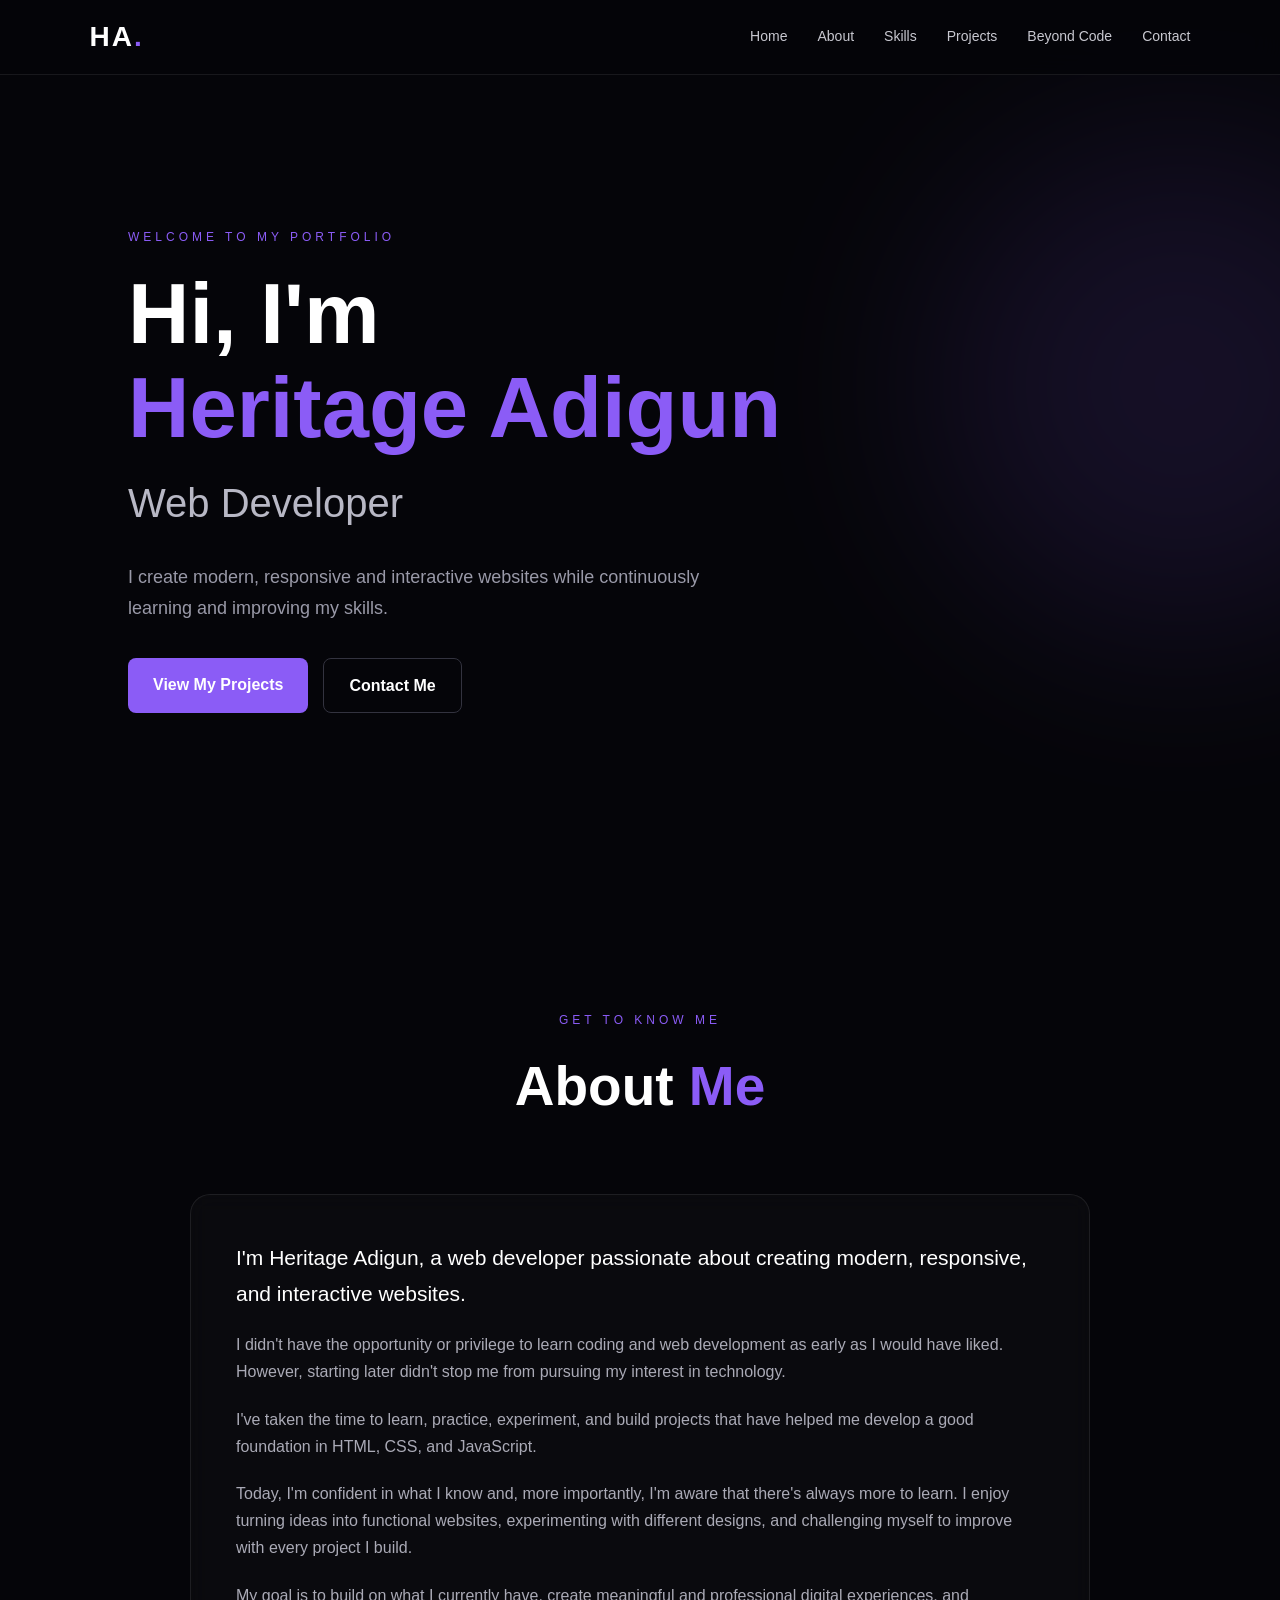
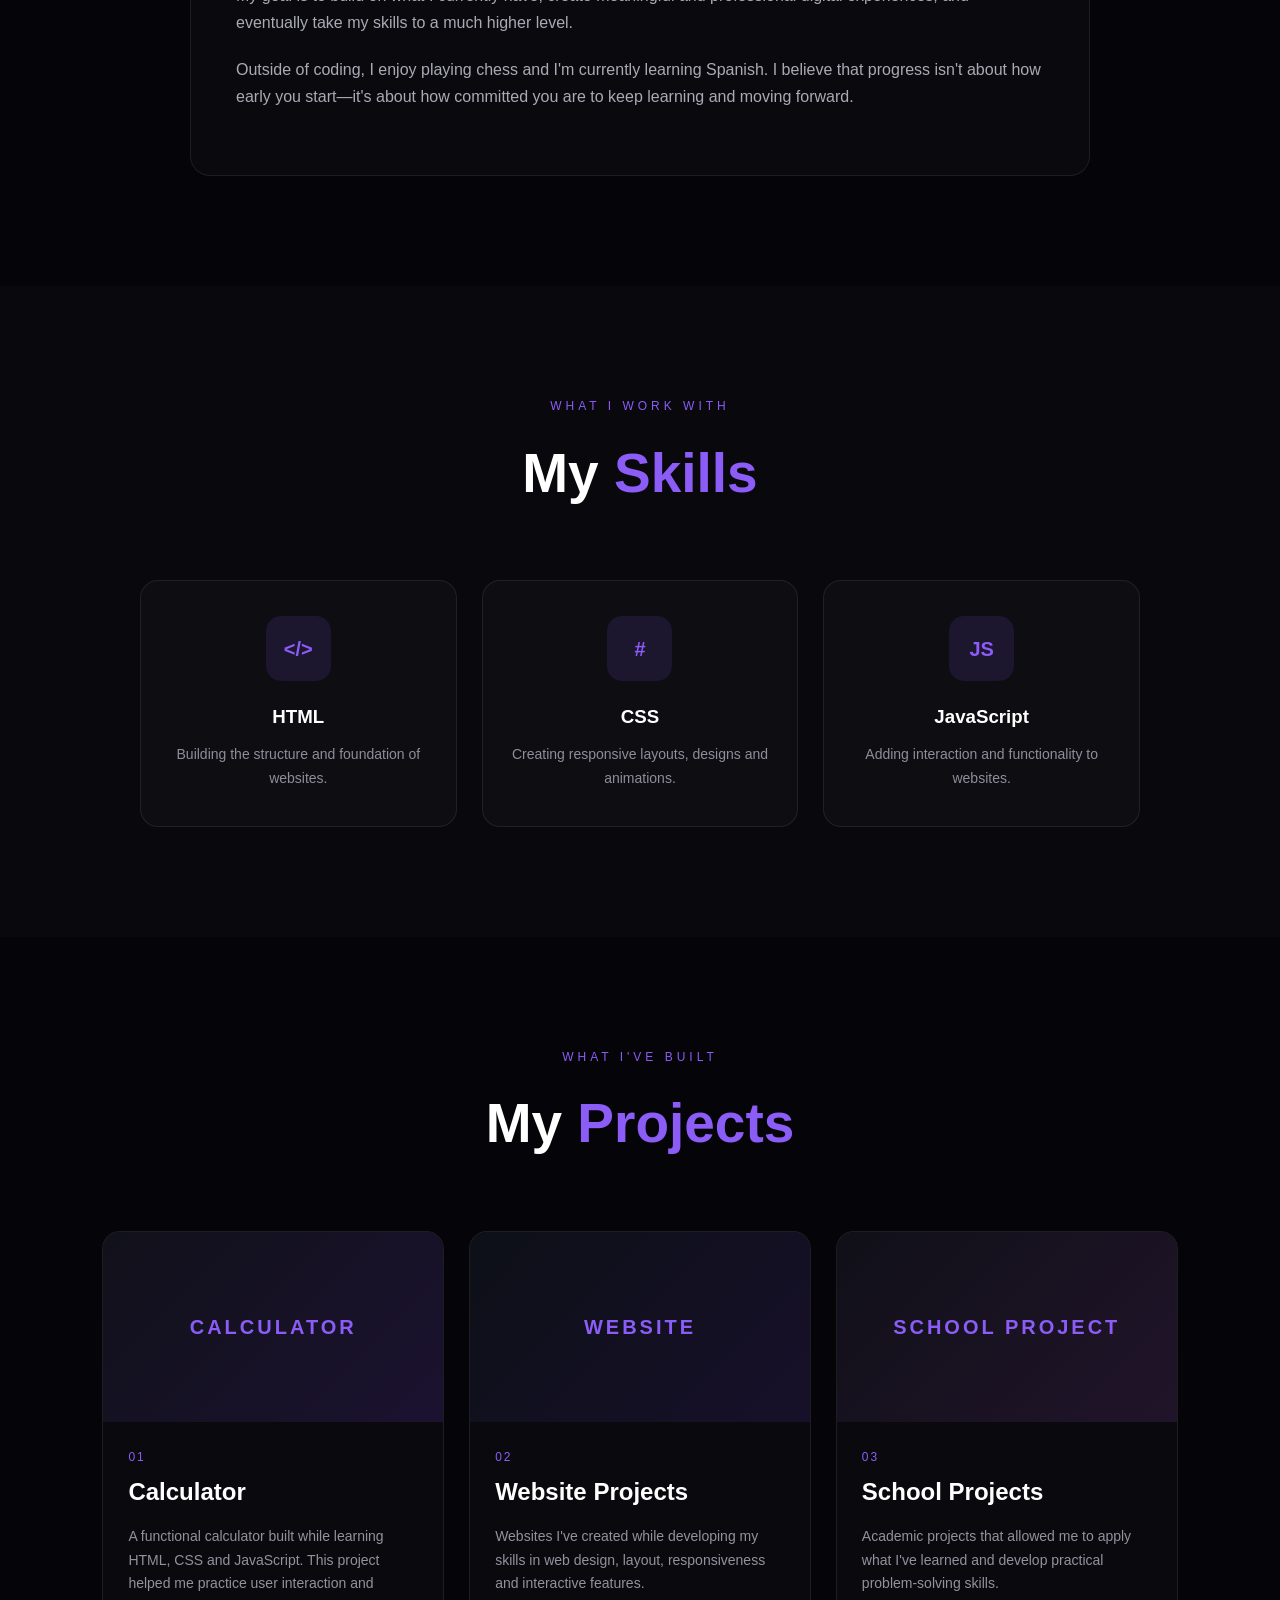
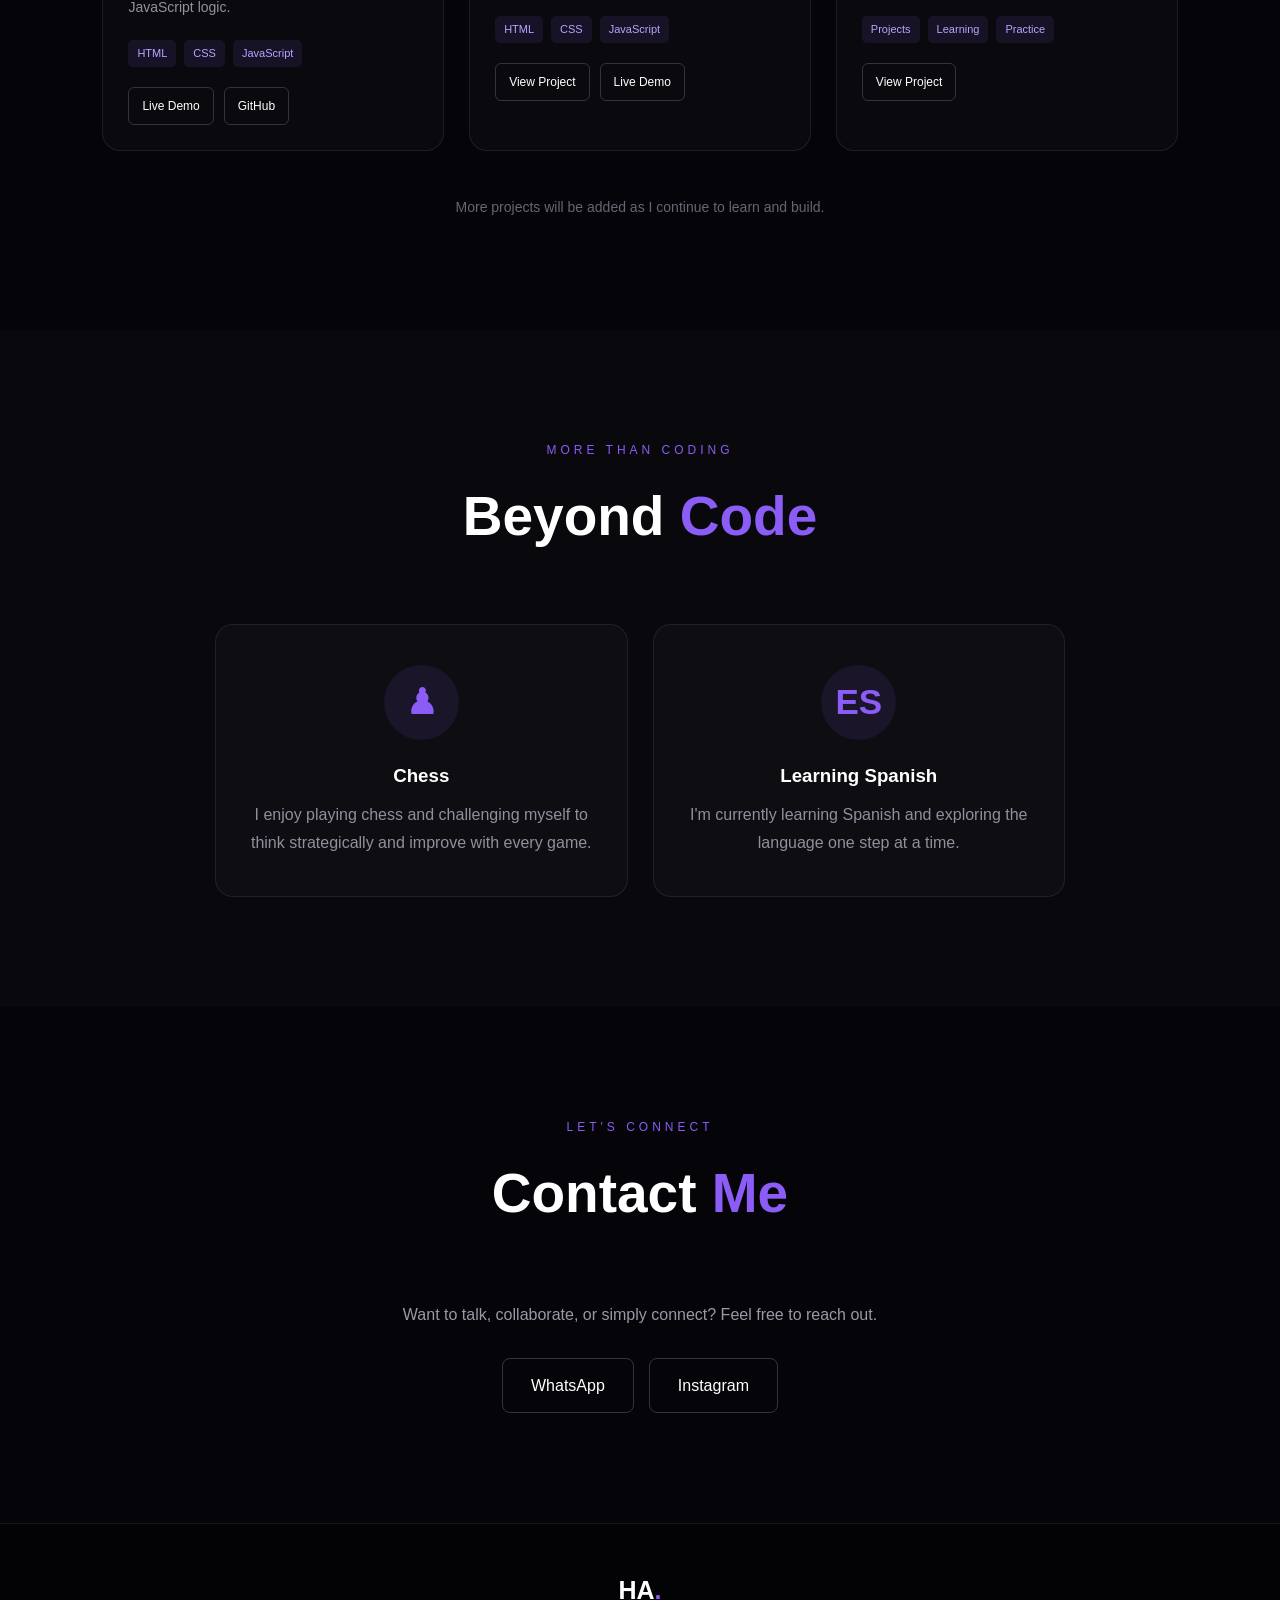
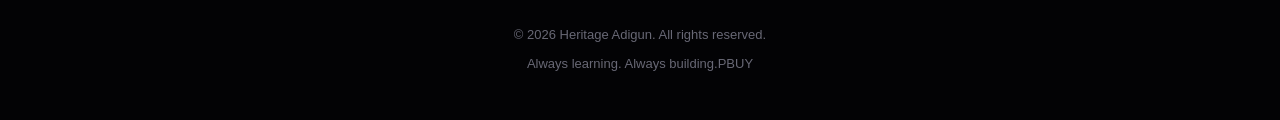
<file: HenilPortfolio.html>
<!DOCTYPE html>
<html lang="en">
<head>
    <meta charset="UTF-8">
    <meta name="viewport" content="width=device-width, initial-scale=1.0">

    <title>Heritage Adigun | Web Developer</title>

    <meta
        name="description"
        content="Portfolio of Heritage Adigun, a web developer passionate about creating modern, responsive and interactive websites."
    >

    <link rel="stylesheet" href="HenilPortfoliocss.css">
</head>

<body>

    <!-- ================= NAVBAR ================= -->

    <header class="navbar">
        <div class="logo">HA<span>.</span></div>

        <nav>
            <a href="#home">Home</a>
            <a href="#about">About</a>
            <a href="#skills">Skills</a>
            <a href="#projects">Projects</a>
            <a href="#beyond">Beyond Code</a>
            <a href="#contact">Contact</a>
        </nav>

        <button class="menu-btn" aria-label="Open menu">
            ☰
        </button>
    </header>


    <!-- ================= HERO ================= -->

    <section id="home" class="hero">

        <div class="hero-content">

            <p class="small-text">WELCOME TO MY PORTFOLIO</p>

            <h1>
                Hi, I'm <span>Heritage Adigun</span>
            </h1>

            <h2>Web Developer</h2>

            <p class="hero-description">
                I create modern, responsive and interactive websites
                while continuously learning and improving my skills.
            </p>

            <div class="hero-buttons">
                <a href="#projects" class="btn primary-btn">
                    View My Projects
                </a>

                <a href="#contact" class="btn secondary-btn">
                    Contact Me
                </a>
            </div>

        </div>

        <div class="hero-glow"></div>

    </section>


    <!-- ================= ABOUT ================= -->

    <section id="about" class="section">

        <div class="section-heading">
            <p>GET TO KNOW ME</p>
            <h2>About <span>Me</span></h2>
        </div>

        <div class="about-container">

            <div class="about-text">

                <p>
                    I'm Heritage Adigun, a web developer passionate about
                    creating modern, responsive, and interactive websites.
                </p>

                <p>
                    I didn't have the opportunity or privilege to learn
                    coding and web development as early as I would have
                    liked. However, starting later didn't stop me from
                    pursuing my interest in technology.
                </p>

                <p>
                    I've taken the time to learn, practice, experiment,
                    and build projects that have helped me develop a good
                    foundation in HTML, CSS, and JavaScript.
                </p>

                <p>
                    Today, I'm confident in what I know and, more
                    importantly, I'm aware that there's always more to
                    learn. I enjoy turning ideas into functional websites,
                    experimenting with different designs, and challenging
                    myself to improve with every project I build.
                </p>

                <p>
                    My goal is to build on what I currently have, create
                    meaningful and professional digital experiences, and
                    eventually take my skills to a much higher level.
                </p>

                <p>
                    Outside of coding, I enjoy playing chess and I'm
                    currently learning Spanish. I believe that progress
                    isn't about how early you start—it's about how
                    committed you are to keep learning and moving forward.
                </p>

            </div>

        </div>

    </section>


    <!-- ================= SKILLS ================= -->

    <section id="skills" class="section skills-section">

        <div class="section-heading">
            <p>WHAT I WORK WITH</p>
            <h2>My <span>Skills</span></h2>
        </div>

        <div class="skills-grid">

            <div class="skill-card">
                <div class="skill-icon">&lt;/&gt;</div>
                <h3>HTML</h3>
                <p>
                    Building the structure and foundation of websites.
                </p>
            </div>

            <div class="skill-card">
                <div class="skill-icon">#</div>
                <h3>CSS</h3>
                <p>
                    Creating responsive layouts, designs and animations.
                </p>
            </div>

            <div class="skill-card">
                <div class="skill-icon">JS</div>
                <h3>JavaScript</h3>
                <p>
                    Adding interaction and functionality to websites.
                </p>
            </div>

        </div>

    </section>


    <!-- ================= PROJECTS ================= -->

    <section id="projects" class="section">

        <div class="section-heading">
            <p>WHAT I'VE BUILT</p>
            <h2>My <span>Projects</span></h2>
        </div>

        <div class="projects-grid">

            <!-- Calculator -->

            <article class="project-card">

                <div class="project-image calculator-image">
                    <span>CALCULATOR</span>
                </div>

                <div class="project-content">

                    <p class="project-number">01</p>

                    <h3>Calculator</h3>

                    <p>
                        A functional calculator built while learning
                        HTML, CSS and JavaScript. This project helped me
                        practice user interaction and JavaScript logic.
                    </p>

                    <div class="tech-list">
                        <span>HTML</span>
                        <span>CSS</span>
                        <span>JavaScript</span>
                    </div>

                    <div class="project-links">
                        <a href="projects/calculator/calculator.html" class="project-btn" target="_blank">
                           Live Demo
                       </a>

                        <a href="#" class="project-btn">
                            GitHub
                        </a>
                    </div>

                </div>

            </article>


            <!-- Websites -->

            <article class="project-card">

                <div class="project-image website-image">
                    <span>WEBSITE</span>
                </div>

                <div class="project-content">

                    <p class="project-number">02</p>

                    <h3>Website Projects</h3>

                    <p>
                        Websites I've created while developing my skills
                        in web design, layout, responsiveness and
                        interactive features.
                    </p>

                    <div class="tech-list">
                        <span>HTML</span>
                        <span>CSS</span>
                        <span>JavaScript</span>
                    </div>

                    <div class="project-links">
                        <a href="projects/ByteForgeAcademy/ByteForgeAcademy.html" class="project-btn" target="_blank">
                            View Project
                        </a>

                       <a href="projects/ByteForgeAcademy/ByteForgeAcademy.html" class="project-btn" target="_blank">
                           Live Demo
                       </a>
                    </div>

                </div>

            </article>


            <!-- School Projects -->

            <article class="project-card">

                <div class="project-image school-image">
                    <span>SCHOOL PROJECT</span>
                </div>

                <div class="project-content">

                    <p class="project-number">03</p>

                    <h3>School Projects</h3>

                    <p>
                        Academic projects that allowed me to apply what
                        I've learned and develop practical problem-solving
                        skills.
                    </p>

                    <div class="tech-list">
                        <span>Projects</span>
                        <span>Learning</span>
                        <span>Practice</span>
                    </div>

                    <div class="project-links">
                        <a href="#" class="project-btn">
                            View Project
                        </a>
                    </div>

                </div>

            </article>

        </div>

        <p class="future-projects">
            More projects will be added as I continue to learn and build.
        </p>

    </section>


    <!-- ================= BEYOND CODE ================= -->

    <section id="beyond" class="section beyond-section">

        <div class="section-heading">
            <p>MORE THAN CODING</p>
            <h2>Beyond <span>Code</span></h2>
        </div>

        <div class="beyond-grid">

            <div class="interest-card">

                <div class="interest-icon">♟</div>

                <h3>Chess</h3>

                <p>
                    I enjoy playing chess and challenging myself to think
                    strategically and improve with every game.
                </p>

            </div>


            <div class="interest-card">

                <div class="interest-icon">ES</div>

                <h3>Learning Spanish</h3>

                <p>
                    I'm currently learning Spanish and exploring the
                    language one step at a time.
                </p>

            </div>

        </div>

    </section>


    <!-- ================= CONTACT ================= -->

    <section id="contact" class="section contact-section">

        <div class="section-heading">
            <p>LET'S CONNECT</p>
            <h2>Contact <span>Me</span></h2>
        </div>

        <div class="contact-container">

            <p>
                Want to talk, collaborate, or simply connect?
                Feel free to reach out.
            </p>

            <div class="contact-buttons">

                <a
                    href="https://wa.me/2349117172279"
                    target="_blank"
                    class="contact-btn whatsapp"
                >
                    WhatsApp
                </a>

                <a
                    href="https://www.instagram.com/henilex0"
                    target="_blank"
                    class="contact-btn instagram"
                >
                    Instagram
                </a>

            </div>

        </div>

    </section>


    <!-- ================= FOOTER ================= -->

    <footer>

        <div class="footer-logo">
            HA<span>.</span>
        </div>

        <p>
            © 2026 Heritage Adigun. All rights reserved.
        </p>

        <p class="footer-tagline">
            Always learning. Always building.PBUY
        </p>

    </footer>


    <!-- JavaScript -->
    <script src="HenilPortfoliojs.js"></script>

</body>
</html>
</file>
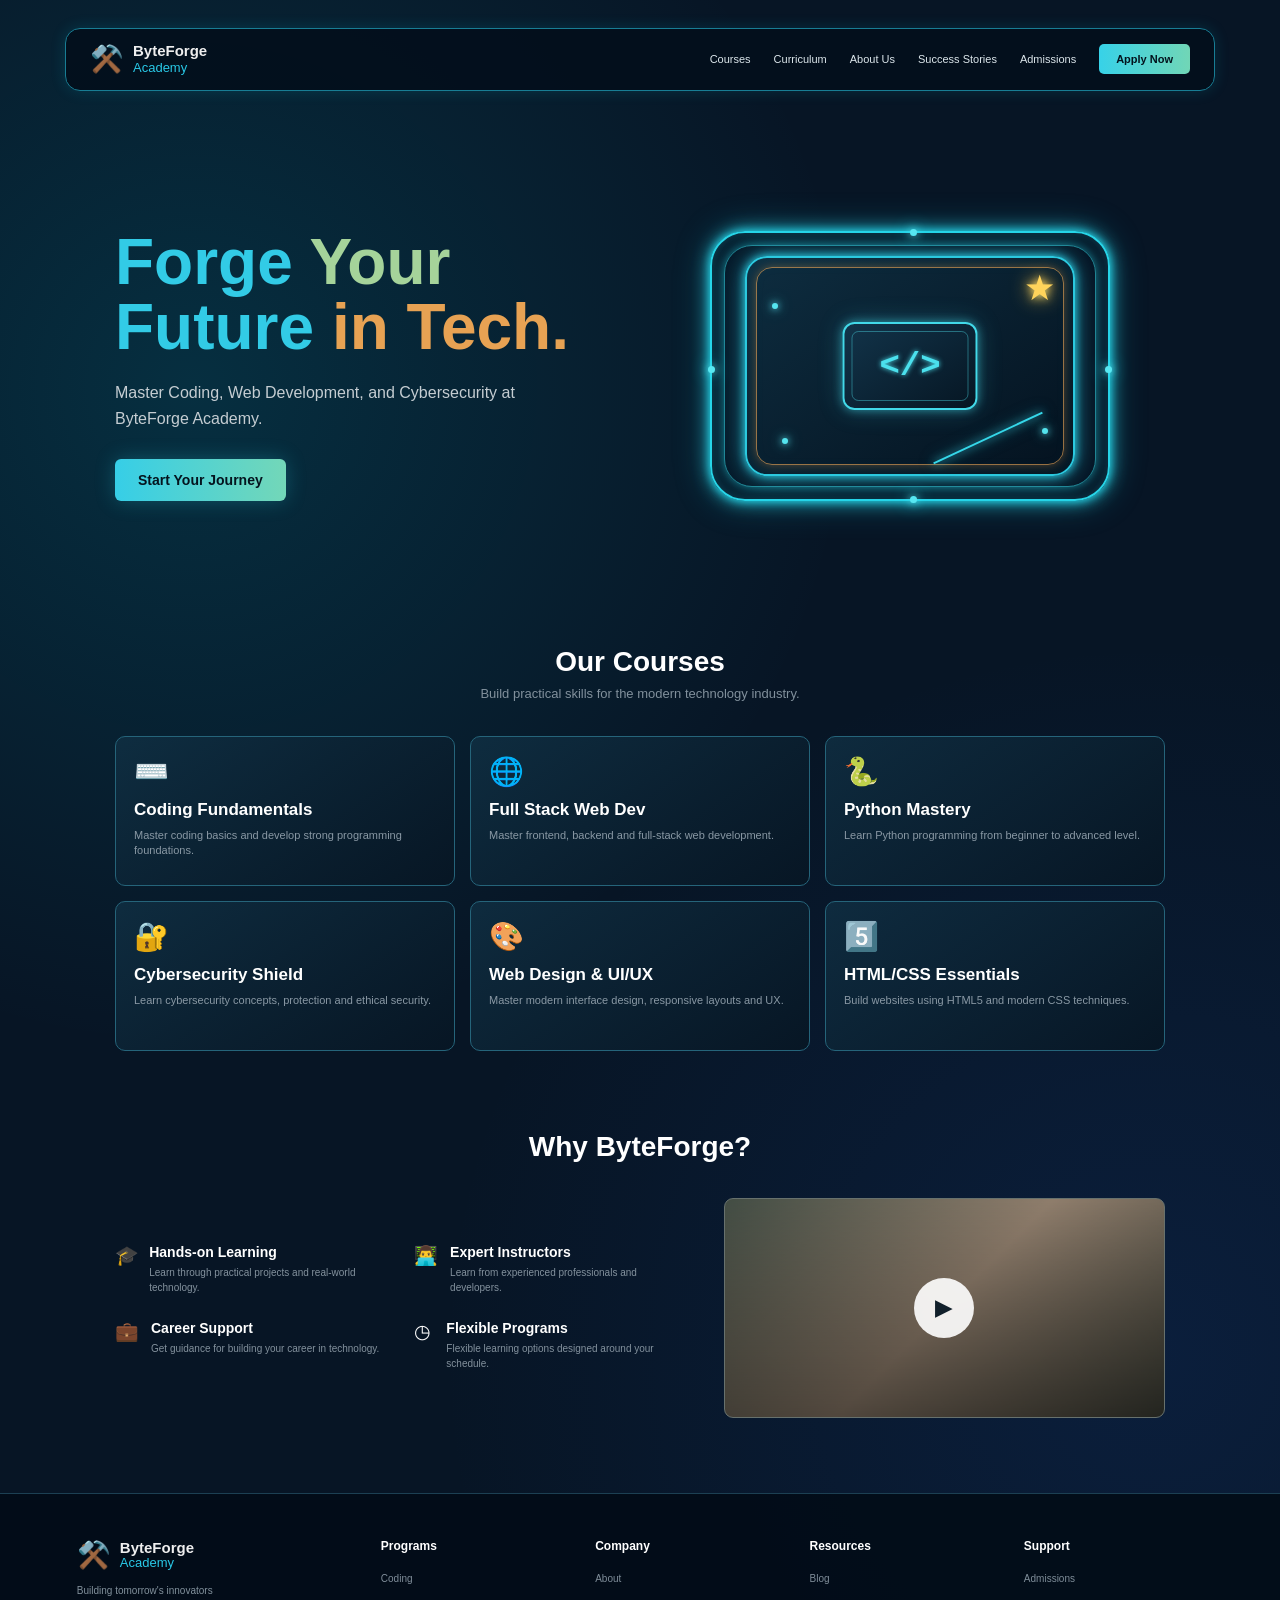
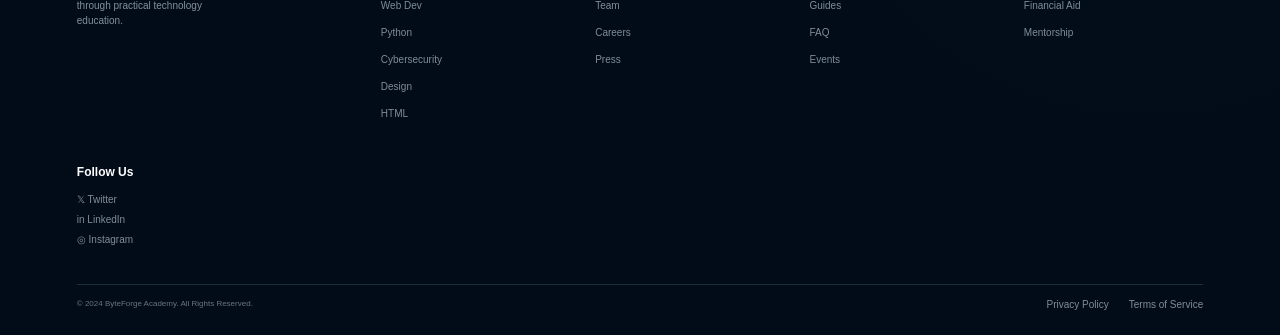
<file: projects/ByteForgeAcademy/ByteForgeAcademy.html>
<!DOCTYPE html>
<html lang="en">
<head>
    <meta charset="UTF-8">
    <meta name="viewport" content="width=device-width, initial-scale=1.0">

    <title>ByteForge Academy</title>

    <!-- Connect CSS -->
    <link rel="stylesheet" href="ByteForgeAcademystyle.css">
</head>

<body>

<div class="page">

    <!-- =========================
         NAVIGATION
    ========================== -->

    <nav>

        <a href="#" class="logo">

            <div class="logo-icon">⚒️</div>

            <div class="logo-text">
                <strong>ByteForge</strong>
                <span>Academy</span>
            </div>

        </a>


        <div class="nav-links">

            <a href="#courses">Courses</a>
            <a href="#curriculum">Curriculum</a>
            <a href="#about">About Us</a>
            <a href="#success">Success Stories</a>
            <a href="#admissions">Admissions</a>

            <a href="#apply" class="apply-btn">
                Apply Now
            </a>

        </div>


        <button class="menu-btn" id="menuBtn">
            ☰
        </button>

    </nav>


    <!-- =========================
         HERO SECTION
    ========================== -->

    <section class="hero" id="about">

        <!-- HERO TEXT -->

        <div class="hero-content">

            <h1>

                <span class="cyan">Forge</span>
                <span class="green">Your</span>

                <br>

                <span class="cyan">Future</span>
                <span class="orange">in Tech.</span>

            </h1>


            <p>
                Master Coding, Web Development, and
                Cybersecurity at ByteForge Academy.
            </p>


            <a href="#courses" class="hero-btn">
                Start Your Journey
            </a>

        </div>


        <!-- =========================
             HERO ANIMATED GRAPHIC
        ========================== -->

        <div class="hero-art">

            <div class="hero-graphic" id="heroGraphic">


                <!--
                    OUTER ORBIT

                    Counter-clockwise
                    12 seconds per revolution
                -->

                <div class="outer-orbit">

                    <div class="orbit-dot top"></div>

                    <div class="orbit-dot right"></div>

                    <div class="orbit-dot bottom"></div>

                    <div class="orbit-dot left"></div>

                </div>


                <!--
                    MIDDLE CARD

                    Clockwise
                    20 seconds per revolution
                -->

                <div class="middle-card">

                    <div class="circuit-node node-1"></div>

                    <div class="circuit-node node-2"></div>

                    <div class="circuit-node node-3"></div>

                    <div class="circuit-node node-4"></div>

                    <div class="star">
                        ★
                    </div>

                </div>


                <!--
                    CENTER SHAPE

                    Does NOT rotate
                -->

                <div class="center-shape">

                    <div class="code-icon">
                        &lt;/&gt;
                    </div>

                </div>


            </div>

        </div>

    </section>


    <!-- =========================
         COURSES
    ========================== -->

    <section class="courses" id="courses">

        <div class="section-title">

            <h2>Our Courses</h2>

            <p>
                Build practical skills for the modern
                technology industry.
            </p>

        </div>


        <div class="course-grid">


            <div class="course-card">

                <div class="course-icon">
                    ⌨️
                </div>

                <h3>
                    Coding Fundamentals
                </h3>

                <p>
                    Master coding basics and develop
                    strong programming foundations.
                </p>

            </div>


            <div class="course-card">

                <div class="course-icon">
                    🌐
                </div>

                <h3>
                    Full Stack Web Dev
                </h3>

                <p>
                    Master frontend, backend and
                    full-stack web development.
                </p>

            </div>


            <div class="course-card">

                <div class="course-icon">
                    🐍
                </div>

                <h3>
                    Python Mastery
                </h3>

                <p>
                    Learn Python programming from
                    beginner to advanced level.
                </p>

            </div>


            <div class="course-card">

                <div class="course-icon">
                    🔐
                </div>

                <h3>
                    Cybersecurity Shield
                </h3>

                <p>
                    Learn cybersecurity concepts,
                    protection and ethical security.
                </p>

            </div>


            <div class="course-card">

                <div class="course-icon">
                    🎨
                </div>

                <h3>
                    Web Design & UI/UX
                </h3>

                <p>
                    Master modern interface design,
                    responsive layouts and UX.
                </p>

            </div>


            <div class="course-card">

                <div class="course-icon">
                    5️⃣
                </div>

                <h3>
                    HTML/CSS Essentials
                </h3>

                <p>
                    Build websites using HTML5 and
                    modern CSS techniques.
                </p>

            </div>


        </div>

    </section>


    <!-- =========================
         WHY BYTEFORGE
    ========================== -->

    <section class="why" id="curriculum">

        <div class="section-title">

            <h2>
                Why ByteForge?
            </h2>

        </div>


        <div class="why-grid">


            <div class="features">


                <div class="feature">

                    <div class="feature-icon">
                        🎓
                    </div>

                    <div>

                        <h3>
                            Hands-on Learning
                        </h3>

                        <p>
                            Learn through practical projects
                            and real-world technology.
                        </p>

                    </div>

                </div>


                <div class="feature">

                    <div class="feature-icon">
                        👨‍💻
                    </div>

                    <div>

                        <h3>
                            Expert Instructors
                        </h3>

                        <p>
                            Learn from experienced
                            professionals and developers.
                        </p>

                    </div>

                </div>


                <div class="feature">

                    <div class="feature-icon">
                        💼
                    </div>

                    <div>

                        <h3>
                            Career Support
                        </h3>

                        <p>
                            Get guidance for building your
                            career in technology.
                        </p>

                    </div>

                </div>


                <div class="feature">

                    <div class="feature-icon">
                        ◷
                    </div>

                    <div>

                        <h3>
                            Flexible Programs
                        </h3>

                        <p>
                            Flexible learning options designed
                            around your schedule.
                        </p>

                    </div>

                </div>


            </div>


            <!-- VIDEO -->

            <div class="video-box">

                <div class="video-play">
                    ▶
                </div>

            </div>


        </div>

    </section>


    <!-- =========================
         FOOTER
    ========================== -->

    <footer>

        <div class="footer-grid">


            <!-- BRAND -->

            <div class="footer-brand">

                <a href="#" class="logo">

                    <div class="logo-icon">
                        ⚒️
                    </div>

                    <div class="logo-text">

                        <strong>
                            ByteForge
                        </strong>

                        <span>
                            Academy
                        </span>

                    </div>

                </a>


                <p>
                    Building tomorrow's innovators
                    through practical technology
                    education.
                </p>

            </div>


            <!-- PROGRAMS -->

            <div>

                <h4>Programs</h4>

                <ul>

                    <li>
                        <a href="#">Coding</a>
                    </li>

                    <li>
                        <a href="#">Web Dev</a>
                    </li>

                    <li>
                        <a href="#">Python</a>
                    </li>

                    <li>
                        <a href="#">Cybersecurity</a>
                    </li>

                    <li>
                        <a href="#">Design</a>
                    </li>

                    <li>
                        <a href="#">HTML</a>
                    </li>

                </ul>

            </div>


            <!-- COMPANY -->

            <div>

                <h4>Company</h4>

                <ul>

                    <li>
                        <a href="#">About</a>
                    </li>

                    <li>
                        <a href="#">Team</a>
                    </li>

                    <li>
                        <a href="#">Careers</a>
                    </li>

                    <li>
                        <a href="#">Press</a>
                    </li>

                </ul>

            </div>


            <!-- RESOURCES -->

            <div>

                <h4>Resources</h4>

                <ul>

                    <li>
                        <a href="#">Blog</a>
                    </li>

                    <li>
                        <a href="#">Guides</a>
                    </li>

                    <li>
                        <a href="#">FAQ</a>
                    </li>

                    <li>
                        <a href="#">Events</a>
                    </li>

                </ul>

            </div>


            <!-- SUPPORT -->

            <div>

                <h4>Support</h4>

                <ul>

                    <li>
                        <a href="#">Admissions</a>
                    </li>

                    <li>
                        <a href="#">Financial Aid</a>
                    </li>

                    <li>
                        <a href="#">Mentorship</a>
                    </li>

                </ul>

            </div>


            <!-- SOCIAL -->

            <div class="socials">

                <h4>Follow Us</h4>

                <a href="#">
                    𝕏 Twitter
                </a>

                <a href="#">
                    in LinkedIn
                </a>

                <a href="#">
                    ◎ Instagram
                </a>

            </div>


        </div>


        <!-- COPYRIGHT -->

        <div class="copyright">

            <span>
                © 2024 ByteForge Academy.
                All Rights Reserved.
            </span>

            <div class="legal">

                <a href="#">
                    Privacy Policy
                </a>

                <a href="#">
                    Terms of Service
                </a>

            </div>

        </div>

    </footer>

</div>


<!-- Connect JavaScript -->
<script src="ByteForgeAcademyjs.js"></script>

</body>
</html>
</file>
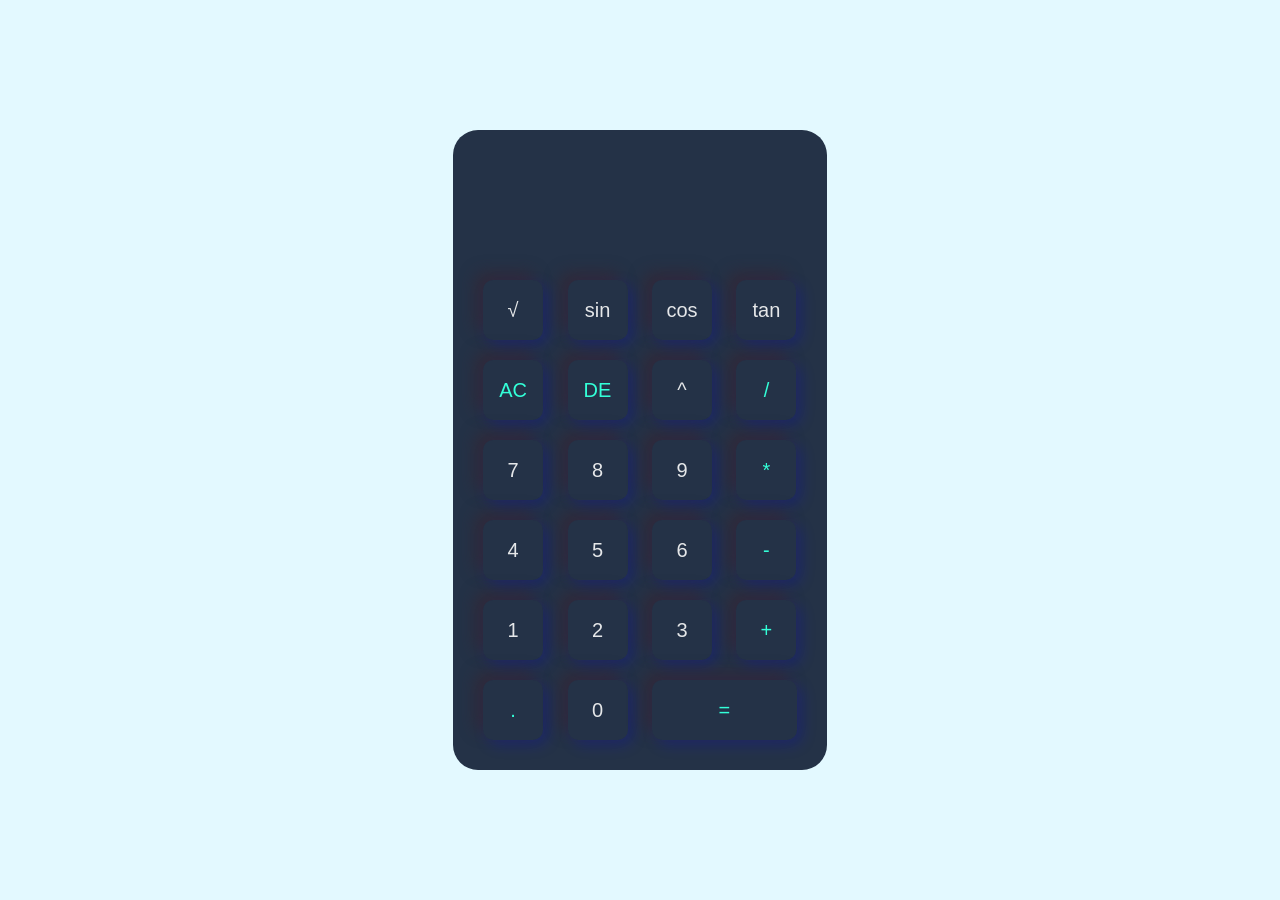
<file: projects/calculator/calculator.html>
<!DOCTYPE html>
<html>
<head>
    <meta name="viewport" content="width=device-width, initial-scale=1.0">
    <title>calculator with javascript</title>
    <link rel="stylesheet" href="calculatorstyle.css">
</head>   
<body>

    <div class="container">
        <div class="calculator">
            <form>
                <div class="display">
                    <input type="text" name="display">
                </div>
                <div>
                    <input type="button" value="&radic;" onclick="display.value = Math.sqrt(eval(display.value))">
                    <input type="button" value="sin" onclick="display.value = Number(Math.sin(eval(display.value) * Math.PI / 180).toFixed(8))">
                    <input type="button" value="cos" onclick="display.value = Number(Math.cos(eval(display.value) * Math.PI / 180).toFixed(8))">
                    <input type="button" value="tan" onclick="display.value = Number(Math.tan(eval(display.value) * Math.PI / 180).toFixed(8))">
                </div>
                <div>
                    <input type="button" value="AC" onclick="display.value = ``" class="operator">
                    <input type="button" value="DE" onclick="display.value = display.value.toString().slice(0,-1)" class="operator">
                    <input type="button" value="^" onclick="display.value += `**`">
                    <input type="button" value="/" onclick="display.value += `/`" class="operator">
                </div>
                <div>
                    <input type="button" value="7" onclick="display.value += `7`">
                    <input type="button" value="8" onclick="display.value += `8`">
                    <input type="button" value="9" onclick="display.value += `9`">
                    <input type="button" value="*" onclick="display.value += `*`" class="operator">
                </div>
                <div>
                    <input type="button" value="4" onclick="display.value += `4`">
                    <input type="button" value="5" onclick="display.value += `5`">
                    <input type="button" value="6" onclick="display.value += `6`">
                    <input type="button" value="-" onclick="display.value += `-`" class="operator">
                </div>
                <div>
                    <input type="button" value="1" onclick="display.value += `1`">
                    <input type="button" value="2" onclick="display.value += `2`">
                    <input type="button" value="3" onclick="display.value += `3`">
                    <input type="button" value="+" onclick="display.value += `+`" class="operator">
                </div>
                <div>
                    <input type="button" value="." onclick="display.value += `.`" class="operator">
                    <input type="button" value="0" onclick="display.value += `0`">
                    <input type="button" value="=" onclick="display.value = eval(display.value)" class="equal operator">
                    
                </div>
            </form>
        </div>
    </div>
    <script src="calculatorjava.js"></script>
</body>
</html>
</file>
<file: HenilPortfoliocss.css>
/* =========================
   GENERAL
========================= */

* {
    margin: 0;
    padding: 0;
    box-sizing: border-box;
}

html {
    scroll-behavior: smooth;
}

body {
    font-family: Arial, Helvetica, sans-serif;
    background: #050509;
    color: #ffffff;
    line-height: 1.7;
    overflow-x: hidden;
}

a {
    text-decoration: none;
    color: inherit;
}

span {
    color: #8b5cf6;
}


/* =========================
   NAVBAR
========================= */

.navbar {
    position: fixed;
    top: 0;
    left: 0;

    width: 100%;
    height: 75px;

    display: flex;
    align-items: center;
    justify-content: space-between;

    padding: 0 7%;

    background: rgba(5, 5, 9, 0.75);
    backdrop-filter: blur(15px);

    border-bottom: 1px solid rgba(255, 255, 255, 0.08);

    z-index: 1000;
}

.logo {
    font-size: 28px;
    font-weight: 800;
    letter-spacing: 2px;
}

.logo span,
.footer-logo span {
    color: #8b5cf6;
}

.navbar nav {
    display: flex;
    gap: 30px;
}

.navbar nav a {
    font-size: 14px;
    color: #c8c8d0;
    transition: 0.3s;
}

.navbar nav a:hover {
    color: #8b5cf6;
}

.menu-btn {
    display: none;

    background: transparent;
    border: none;

    color: white;
    font-size: 25px;

    cursor: pointer;
}


/* =========================
   HERO
========================= */

.hero {
    min-height: 100vh;

    display: flex;
    align-items: center;

    padding: 120px 10% 80px;

    position: relative;
    overflow: hidden;
}

.hero-content {
    max-width: 800px;
    position: relative;
    z-index: 2;
}

.small-text {
    color: #8b5cf6;
    letter-spacing: 4px;
    font-size: 12px;
    margin-bottom: 20px;
}

.hero h1 {
    font-size: clamp(45px, 7vw, 85px);
    line-height: 1.1;
    margin-bottom: 15px;
}

.hero h1 span {
    display: block;
}

.hero h2 {
    font-size: clamp(25px, 4vw, 40px);
    color: #b8b8c5;
    font-weight: 400;
    margin-bottom: 25px;
}

.hero-description {
    max-width: 600px;
    color: #9999a8;
    font-size: 18px;
    margin-bottom: 35px;
}

.hero-buttons {
    display: flex;
    gap: 15px;
    flex-wrap: wrap;
}

.btn {
    padding: 13px 25px;
    border-radius: 8px;
    transition: 0.3s;
    font-weight: 600;
}

.primary-btn {
    background: #8b5cf6;
    color: white;
}

.primary-btn:hover {
    transform: translateY(-3px);
    box-shadow: 0 10px 30px rgba(139, 92, 246, 0.3);
}

.secondary-btn {
    border: 1px solid #33333f;
    color: white;
}

.secondary-btn:hover {
    border-color: #8b5cf6;
    color: #8b5cf6;
}

.hero-glow {
    position: absolute;

    width: 500px;
    height: 500px;

    right: -150px;
    top: 15%;

    background: #8b5cf6;

    opacity: 0.12;

    border-radius: 50%;

    filter: blur(100px);
}


/* =========================
   SECTIONS
========================= */

.section {
    padding: 110px 8%;
}

.section-heading {
    text-align: center;
    margin-bottom: 60px;
}

.section-heading p {
    color: #8b5cf6;
    font-size: 12px;
    letter-spacing: 4px;
    margin-bottom: 10px;
}

.section-heading h2 {
    font-size: clamp(35px, 5vw, 55px);
}


/* =========================
   ABOUT
========================= */

.about-container {
    max-width: 900px;
    margin: auto;

    padding: 45px;

    background: rgba(255, 255, 255, 0.025);

    border: 1px solid rgba(255, 255, 255, 0.08);

    border-radius: 20px;

    backdrop-filter: blur(10px);
}

.about-text p {
    color: #aaaab6;
    margin-bottom: 20px;
    font-size: 16px;
}

.about-text p:first-child {
    color: white;
    font-size: 21px;
}


/* =========================
   SKILLS
========================= */

.skills-section {
    background: #08080d;
}

.skills-grid {
    max-width: 1000px;
    margin: auto;

    display: grid;
    grid-template-columns: repeat(3, 1fr);

    gap: 25px;
}

.skill-card {
    padding: 35px 25px;

    text-align: center;

    background: rgba(255, 255, 255, 0.025);

    border: 1px solid rgba(255, 255, 255, 0.08);

    border-radius: 18px;

    transition: 0.4s;
}

.skill-card:hover {
    transform: translateY(-8px);
    border-color: #8b5cf6;
}

.skill-icon {
    width: 65px;
    height: 65px;

    display: flex;
    align-items: center;
    justify-content: center;

    margin: auto auto 20px;

    border-radius: 15px;

    background: rgba(139, 92, 246, 0.12);

    color: #8b5cf6;

    font-weight: bold;
    font-size: 20px;
}

.skill-card h3 {
    margin-bottom: 10px;
}

.skill-card p {
    color: #8e8e9b;
    font-size: 14px;
}


/* =========================
   PROJECTS
========================= */

.projects-grid {
    max-width: 1150px;
    margin: auto;

    display: grid;
    grid-template-columns: repeat(3, 1fr);

    gap: 25px;
}

.project-card {
    overflow: hidden;

    background: rgba(255, 255, 255, 0.025);

    border: 1px solid rgba(255, 255, 255, 0.08);

    border-radius: 18px;

    transition: 0.4s;
}

.project-card:hover {
    transform: translateY(-8px);
    border-color: rgba(139, 92, 246, 0.7);
}

.project-image {
    height: 190px;

    display: flex;
    align-items: center;
    justify-content: center;

    background:
        linear-gradient(
            135deg,
            #11111a,
            #1b1230
        );

    color: #8b5cf6;

    font-size: 20px;
    font-weight: bold;
    letter-spacing: 3px;
}

.website-image {
    background:
        linear-gradient(
            135deg,
            #0d1017,
            #17102a
        );
}

.school-image {
    background:
        linear-gradient(
            135deg,
            #101018,
            #21142a
        );
}

.project-content {
    padding: 25px;
}

.project-number {
    color: #8b5cf6;
    font-size: 12px;
    letter-spacing: 2px;
}

.project-content h3 {
    font-size: 24px;
    margin: 5px 0 12px;
}

.project-content > p:not(.project-number) {
    color: #92929f;
    font-size: 14px;
    margin-bottom: 20px;
}

.tech-list {
    display: flex;
    gap: 8px;
    flex-wrap: wrap;

    margin-bottom: 20px;
}

.tech-list span {
    color: #b9a4ff;

    background: rgba(139, 92, 246, 0.1);

    padding: 4px 9px;

    border-radius: 5px;

    font-size: 11px;
}

.project-links {
    display: flex;
    gap: 10px;
}

.project-btn {
    padding: 8px 13px;

    border: 1px solid #33333e;

    border-radius: 6px;

    font-size: 12px;

    transition: 0.3s;
}

.project-btn:hover {
    border-color: #8b5cf6;
    color: #8b5cf6;
}

.future-projects {
    text-align: center;
    margin-top: 45px;

    color: #666674;

    font-size: 14px;
}


/* =========================
   BEYOND CODE
========================= */

.beyond-section {
    background: #08080d;
}

.beyond-grid {
    max-width: 850px;
    margin: auto;

    display: grid;
    grid-template-columns: repeat(2, 1fr);

    gap: 25px;
}

.interest-card {
    text-align: center;

    padding: 40px 30px;

    border-radius: 18px;

    background: rgba(255, 255, 255, 0.025);

    border: 1px solid rgba(255, 255, 255, 0.08);

    transition: 0.4s;
}

.interest-card:hover {
    transform: translateY(-7px);
    border-color: #8b5cf6;
}

.interest-icon {
    font-size: 35px;

    width: 75px;
    height: 75px;

    margin: auto auto 20px;

    display: flex;
    align-items: center;
    justify-content: center;

    border-radius: 50%;

    background: rgba(139, 92, 246, 0.1);

    color: #8b5cf6;

    font-weight: bold;
}

.interest-card p {
    color: #90909d;
    margin-top: 10px;
}


/* =========================
   CONTACT
========================= */

.contact-section {
    text-align: center;
}

.contact-container {
    max-width: 650px;
    margin: auto;
}

.contact-container > p {
    color: #9999a6;
    margin-bottom: 30px;
}

.contact-buttons {
    display: flex;
    justify-content: center;
    gap: 15px;
    flex-wrap: wrap;
}

.contact-btn {
    padding: 13px 28px;

    border-radius: 8px;

    border: 1px solid #33333f;

    transition: 0.3s;
}

.contact-btn:hover {
    transform: translateY(-3px);
    border-color: #8b5cf6;
    color: #8b5cf6;
}


/* =========================
   FOOTER
========================= */

footer {
    text-align: center;

    padding: 45px 20px;

    background: #030305;

    border-top: 1px solid rgba(255, 255, 255, 0.07);
}

.footer-logo {
    font-size: 25px;
    font-weight: bold;
    margin-bottom: 12px;
}

footer p {
    color: #686875;
    font-size: 13px;
}

.footer-tagline {
    margin-top: 7px;
}


/* =========================
   ANIMATIONS
========================= */

.hero-content {
    animation: heroAppear 1s ease forwards;
}

@keyframes heroAppear {

    from {
        opacity: 0;
        transform: translateY(30px);
    }

    to {
        opacity: 1;
        transform: translateY(0);
    }

}


/* =========================
   MOBILE
========================= */

@media (max-width: 850px) {

    .navbar nav {
        position: absolute;

        top: 75px;
        left: 0;

        width: 100%;

        display: none;
        flex-direction: column;

        padding: 25px;

        background: #07070b;

        border-bottom: 1px solid rgba(255, 255, 255, 0.08);
    }

    .navbar nav.active {
        display: flex;
    }

    .menu-btn {
        display: block;
    }

    .skills-grid,
    .projects-grid {
        grid-template-columns: 1fr;
    }

    .beyond-grid {
        grid-template-columns: 1fr;
    }

    .hero {
        padding-left: 7%;
        padding-right: 7%;
    }

    .section {
        padding-left: 6%;
        padding-right: 6%;
    }

}


@media (max-width: 550px) {

    .hero h1 {
        font-size: 45px;
    }

    .hero-description {
        font-size: 16px;
    }

    .about-container {
        padding: 25px;
    }

    .hero-buttons {
        flex-direction: column;
    }

    .btn {
        text-align: center;
    }

}
</file>
<file: projects/ByteForgeAcademy/ByteForgeAcademystyle.css>
/* =========================================================
   RESET
========================================================= */

* {
    margin: 0;
    padding: 0;
    box-sizing: border-box;
}

html {
    scroll-behavior: smooth;
}

body {
    font-family: Arial, Helvetica, sans-serif;

    background: #050d18;

    color: white;
}


/* =========================================================
   PAGE
========================================================= */

.page {
    min-height: 100vh;

    background:
        radial-gradient(
            circle at 15% 20%,
            rgba(0, 195, 220, 0.15),
            transparent 35%
        ),

        radial-gradient(
            circle at 90% 70%,
            rgba(30, 80, 180, 0.16),
            transparent 40%
        ),

        #071525;

    overflow: hidden;
}


/* =========================================================
   NAVIGATION
========================================================= */

nav {
    width: 94%;
    max-width: 1150px;

    margin: 28px auto 0;

    padding: 14px 24px;

    display: flex;

    align-items: center;

    justify-content: space-between;

    background:
        rgba(3, 15, 28, 0.92);

    border:
        1px solid #187d94;

    border-radius: 15px;

    box-shadow:
        0 0 15px
        rgba(0, 200, 230, 0.15);
}


/* LOGO */

.logo {
    display: flex;

    align-items: center;

    gap: 9px;

    text-decoration: none;
}

.logo-icon {
    font-size: 27px;
}

.logo-text {
    line-height: 1.05;
}

.logo-text strong {
    display: block;

    font-size: 15px;

    color: #eeeeee;
}

.logo-text span {
    color: #29c9e7;

    font-size: 13px;
}


/* NAV LINKS */

.nav-links {
    display: flex;

    align-items: center;

    gap: 23px;
}

.nav-links a {
    color: #dce6eb;

    text-decoration: none;

    font-size: 11px;

    transition: 0.3s;
}

.nav-links a:hover {
    color: #35d9ed;
}


/* APPLY BUTTON */

.apply-btn {
    color: #03131d !important;

    background:
        linear-gradient(
            90deg,
            #37d2e8,
            #71d6b6
        );

    padding: 9px 17px;

    border-radius: 5px;

    font-weight: bold;
}


/* MOBILE MENU */

.menu-btn {
    display: none;

    background: none;

    border: none;

    color: white;

    font-size: 25px;

    cursor: pointer;
}


/* =========================================================
   HERO
========================================================= */

.hero {
    width: 88%;
    max-width: 1050px;

    margin: 75px auto 80px;

    display: grid;

    grid-template-columns:
        1fr 1fr;

    align-items: center;

    gap: 40px;
}


/* HERO TEXT */

.hero-content {
    animation:
        heroEntrance 1s ease-out;
}

.hero-content h1 {
    font-size:
        clamp(43px, 5vw, 68px);

    line-height: 1.02;

    margin-bottom: 20px;

    font-weight: 800;
}

.cyan {
    color: #32cbe6;
}

.green {
    color: #a5d39a;
}

.orange {
    color: #e7a253;
}

.hero-content p {
    max-width: 470px;

    color: #c5cdd2;

    font-size: 16px;

    line-height: 1.6;

    margin-bottom: 28px;
}


/* HERO BUTTON */

.hero-btn {
    display: inline-block;

    padding: 13px 23px;

    border-radius: 6px;

    text-decoration: none;

    color: #04141e;

    font-size: 14px;

    font-weight: bold;

    background:
        linear-gradient(
            90deg,
            #36cee7,
            #73d7b8
        );

    box-shadow:
        0 0 20px
        rgba(40, 210, 230, 0.25);

    transition: 0.3s;
}

.hero-btn:hover {
    transform:
        translateY(-3px);

    box-shadow:
        0 0 30px
        rgba(40, 210, 230, 0.5);
}


/* =========================================================
   HERO ART
========================================================= */

.hero-art {
    width: 500px;
    height: 400px;

    position: relative;

    display: flex;

    align-items: center;

    justify-content: center;

    perspective: 1000px;
}


/* GRAPHIC CONTAINER */

.hero-graphic {
    width: 420px;
    height: 330px;

    position: relative;

    display: flex;

    align-items: center;

    justify-content: center;

    transition:
        transform 0.2s ease-out;
}


/* =========================================================
   OUTER ORBIT
   COUNTER-CLOCKWISE
   12 SECONDS
========================================================= */

.outer-orbit {
    position: absolute;

    width: 400px;
    height: 270px;

    border-radius: 35px;

    border:
        2px solid #27d5e8;

    box-shadow:

        0 0 8px #27d5e8,

        0 0 18px
        rgba(39, 213, 232, 0.8),

        0 0 35px
        rgba(39, 213, 232, 0.35),

        inset 0 0 12px
        rgba(39, 213, 232, 0.25);


    /*
       COUNTER-CLOCKWISE
       1 rotation every 12 seconds
    */

    animation:
        outerOrbitSpin
        12s
        linear
        infinite;

    z-index: 1;
}


/* INNER OUTER GLOW */

.outer-orbit::before {
    content: "";

    position: absolute;

    inset: 12px;

    border-radius: 28px;

    border:
        1px solid
        rgba(58, 224, 238, 0.55);

    box-shadow:
        0 0 12px
        rgba(39, 213, 232, 0.6);
}


/* =========================================================
   ORBIT DOTS
========================================================= */

.orbit-dot {
    position: absolute;

    width: 7px;
    height: 7px;

    border-radius: 50%;

    background: #59e8f2;

    box-shadow:

        0 0 8px #59e8f2,

        0 0 18px #22d7e8;
}

.orbit-dot.top {
    top: -4px;

    left: 50%;
}

.orbit-dot.right {
    right: -4px;

    top: 50%;
}

.orbit-dot.bottom {
    bottom: -4px;

    left: 50%;
}

.orbit-dot.left {
    left: -4px;

    top: 50%;
}


/* =========================================================
   MIDDLE CARD
   CLOCKWISE
   20 SECONDS
========================================================= */

.middle-card {
    position: absolute;

    width: 330px;
    height: 220px;

    border-radius: 22px;

    background:
        linear-gradient(
            145deg,
            rgba(14, 46, 65, 0.95),
            rgba(4, 18, 31, 0.98)
        );

    border:
        2px solid #2bc9df;

    box-shadow:

        0 0 8px #29c9df,

        0 0 18px
        rgba(43, 201, 223, 0.65),

        0 0 35px
        rgba(43, 201, 223, 0.2),

        inset 0 0 20px
        rgba(32, 196, 220, 0.08);


    /*
       CLOCKWISE
       1 rotation every 20 seconds
    */

    animation:
        middleCardSpin
        20s
        linear
        infinite;

    z-index: 2;
}


/* MIDDLE CARD INNER BORDER */

.middle-card::before {
    content: "";

    position: absolute;

    inset: 9px;

    border-radius: 16px;

    border:
        1px solid
        rgba(231, 162, 83, 0.65);

    box-shadow:
        0 0 10px
        rgba(231, 162, 83, 0.35);
}


/* DECORATIVE LINE */

.middle-card::after {
    content: "";

    position: absolute;

    width: 120px;
    height: 2px;

    right: 25px;
    bottom: 35px;

    background: #35d7e9;

    box-shadow:
        0 0 8px #35d7e9,

        0 0 16px
        rgba(53, 215, 233, 0.5);

    transform:
        rotate(-25deg);
}


/* =========================================================
   CENTER SHAPE
   FIXED
   NO ROTATION
========================================================= */

.center-shape {
    position: absolute;

    width: 135px;
    height: 88px;

    left: 50%;
    top: 50%;

    transform:
        translate(-50%, -50%);

    border-radius: 12px;

    background:
        linear-gradient(
            145deg,
            #12344a,
            #061623
        );

    border:
        2px solid #42d9e9;

    box-shadow:

        0 0 10px
        rgba(66, 217, 233, 0.55),

        0 0 25px
        rgba(66, 217, 233, 0.25);

    z-index: 5;
}


/* CENTER INNER BORDER */

.center-shape::before {
    content: "";

    position: absolute;

    inset: 7px;

    border-radius: 7px;

    border:
        1px solid
        rgba(79, 224, 237, 0.4);
}


/* =========================================================
   </> ICON
   ONLY THE ICON PULSES
========================================================= */

.code-icon {
    position: absolute;

    inset: 0;

    display: flex;

    align-items: center;

    justify-content: center;

    color: #4be0ed;

    font-family:
        Consolas,
        "Courier New",
        monospace;

    font-size: 34px;

    font-weight: bold;

    text-shadow:
        0 0 5px #4be0ed;

    animation:
        iconPulse
        2.2s
        ease-in-out
        infinite;
}


/* =========================================================
   CIRCUIT NODES
========================================================= */

.circuit-node {
    position: absolute;

    width: 6px;
    height: 6px;

    border-radius: 50%;

    background: #55e5ef;

    box-shadow:

        0 0 7px #55e5ef,

        0 0 14px
        rgba(85, 229, 239, 0.7);
}

.node-1 {
    left: 25px;
    top: 45px;
}

.node-2 {
    right: 30px;
    top: 30px;
}

.node-3 {
    left: 35px;
    bottom: 30px;
}

.node-4 {
    right: 25px;
    bottom: 40px;
}


/* =========================================================
   STAR
========================================================= */

.star {
    position: absolute;

    right: 18px;
    top: 10px;

    font-size: 35px;

    color: #ffd45b;

    text-shadow:

        0 0 8px #ffd45b,

        0 0 20px #ffbd3f;

    animation:
        starPulse
        2s
        ease-in-out
        infinite alternate;

    z-index: 4;
}


/* =========================================================
   KEYFRAMES
========================================================= */


/* OUTER ORBIT
   Counter-clockwise
   12 seconds
*/

@keyframes outerOrbitSpin {

    from {
        transform:
            rotate(-8deg);
    }

    to {
        transform:
            rotate(-368deg);
    }

}


/* MIDDLE CARD
   Clockwise
   20 seconds
*/

@keyframes middleCardSpin {

    from {
        transform:
            rotate(12deg);
    }

    to {
        transform:
            rotate(372deg);
    }

}


/* CENTER ICON GLOW */

@keyframes iconPulse {

    0% {

        opacity: 0.75;

        text-shadow:
            0 0 4px #4be0ed,
            0 0 8px
            rgba(75, 224, 237, 0.3);
    }

    50% {

        opacity: 1;

        text-shadow:
            0 0 6px #4be0ed,
            0 0 15px #4be0ed,
            0 0 28px
            rgba(75, 224, 237, 0.7);
    }

    100% {

        opacity: 0.75;

        text-shadow:
            0 0 4px #4be0ed,
            0 0 8px
            rgba(75, 224, 237, 0.3);
    }

}


/* STAR */

@keyframes starPulse {

    from {

        transform:
            scale(0.9);

        text-shadow:
            0 0 7px #ffd45b;
    }

    to {

        transform:
            scale(1.15);

        text-shadow:
            0 0 12px #ffd45b,
            0 0 25px #ffbd3f;
    }

}


/* HERO ENTRANCE */

@keyframes heroEntrance {

    from {

        opacity: 0;

        transform:
            translateX(-35px);
    }

    to {

        opacity: 1;

        transform:
            translateX(0);
    }

}


/* =========================================================
   COURSES
========================================================= */

.courses {
    width: 88%;
    max-width: 1050px;

    margin: 0 auto 80px;
}

.section-title {
    text-align: center;

    margin-bottom: 35px;
}

.section-title h2 {
    font-size: 28px;

    margin-bottom: 8px;
}

.section-title p {
    color: #81909c;

    font-size: 13px;
}


.course-grid {
    display: grid;

    grid-template-columns:
        repeat(3, 1fr);

    gap: 15px;
}


.course-card {
    min-height: 150px;

    padding: 18px;

    border:
        1px solid #25647a;

    border-radius: 10px;

    background:
        linear-gradient(
            145deg,
            rgba(16, 48, 68, 0.8),
            rgba(7, 22, 36, 0.95)
        );

    transition: 0.3s;
}

.course-card:hover {

    transform:
        translateY(-5px);

    border-color: #34cce3;

    box-shadow:
        0 10px 30px
        rgba(21, 192, 222, 0.18);
}

.course-icon {
    font-size: 28px;

    margin-bottom: 12px;
}

.course-card h3 {
    font-size: 17px;

    margin-bottom: 8px;
}

.course-card p {
    color: #8998a4;

    font-size: 11px;

    line-height: 1.45;
}


/* =========================================================
   WHY BYTEFORGE
========================================================= */

.why {
    width: 88%;
    max-width: 1050px;

    margin: 0 auto 75px;
}

.why-grid {
    display: grid;

    grid-template-columns:
        1.3fr 1fr;

    gap: 35px;

    align-items: center;
}

.features {
    display: grid;

    grid-template-columns:
        1fr 1fr;

    gap: 25px;
}

.feature {
    display: flex;

    gap: 12px;
}

.feature-icon {
    font-size: 19px;

    min-width: 20px;
}

.feature h3 {
    font-size: 14px;

    margin-bottom: 5px;
}

.feature p {
    color: #83919d;

    font-size: 10px;

    line-height: 1.5;
}


/* =========================================================
   VIDEO
========================================================= */

.video-box {
    height: 220px;

    border-radius: 9px;

    background:
        linear-gradient(
            rgba(0,0,0,0.2),
            rgba(0,0,0,0.55)
        ),

        linear-gradient(
            135deg,
            #536055,
            #b39d87,
            #4e5045
        );

    border:
        1px solid #67716d;

    display: flex;

    align-items: center;

    justify-content: center;

    position: relative;
}

.video-play {
    width: 60px;
    height: 60px;

    border-radius: 50%;

    display: flex;

    align-items: center;

    justify-content: center;

    background:
        rgba(255,255,255,0.9);

    color: #12202b;

    font-size: 23px;

    cursor: pointer;
}


/* =========================================================
   FOOTER
========================================================= */

footer {
    border-top:
        1px solid #1c4053;

    background:
        rgba(2, 12, 23, 0.9);

    padding:
        45px 6% 25px;
}

.footer-grid {
    display: grid;

    grid-template-columns:
        1.5fr 1fr 1fr 1fr 1fr;

    gap: 35px;
}

.footer-brand p {
    color: #82919c;

    font-size: 10px;

    line-height: 1.5;

    margin-top: 12px;

    max-width: 170px;
}

footer h4 {
    font-size: 12px;

    margin-bottom: 15px;
}

footer ul {
    list-style: none;
}

footer li {
    margin-bottom: 9px;
}

footer a {
    color: #7f8d99;

    text-decoration: none;

    font-size: 10px;

    transition: 0.3s;
}

footer a:hover {
    color: #32cee6;
}

.socials a {
    display: block;

    margin-bottom: 9px;
}


/* COPYRIGHT */

.copyright {
    border-top:
        1px solid #182e3d;

    margin-top: 30px;

    padding-top: 14px;

    display: flex;

    justify-content: space-between;

    color: #667581;

    font-size: 8px;
}

.legal {
    display: flex;

    gap: 20px;
}


/* =========================================================
   RESPONSIVE
========================================================= */

@media (max-width: 900px) {

    .nav-links {
        display: none;
    }

    .menu-btn {
        display: block;
    }

    .hero {
        grid-template-columns: 1fr;

        text-align: center;
    }

    .hero-content p {
        margin-left: auto;
        margin-right: auto;
    }

    .hero-art {
        width: 100%;

        margin: auto;
    }

    .course-grid {
        grid-template-columns:
            repeat(2, 1fr);
    }

    .why-grid {
        grid-template-columns: 1fr;
    }

    .footer-grid {
        grid-template-columns:
            repeat(2, 1fr);
    }

}


@media (max-width: 600px) {

    nav {
        margin-top: 15px;
    }

    .hero {
        width: 92%;

        margin-top: 50px;
    }

    .hero-content h1 {
        font-size: 43px;
    }

    .hero-art {
        width: 100%;

        transform:
            scale(0.78);
    }

    .course-grid {
        grid-template-columns: 1fr;
    }

    .features {
        grid-template-columns: 1fr;
    }

    .footer-grid {
        grid-template-columns:
            1fr 1fr;
    }

    .copyright {
        flex-direction: column;

        gap: 12px;
    }

}
</file>
<file: projects/calculator/calculatorstyle.css>
*{
    margin: 0;
    padding: 0;
    font-family: sans-serif;
    box-sizing: border-box;
}


.container{
    width: 100%;
    height: 100vh;
    background: #e3f9ff;
    display: flex;
    align-items: center;
    justify-content: center;
}
.calculator{
    background: #243247;
    padding: 20px;
    border-radius: 25px;
}
.calculator form input{
    border: 0;
    outline: 0;
    width: 60px;
    height: 60px;
    border-radius: 10px;
    box-shadow: -8px -8px 15px rgba(59, 34, 46, 0.527),5px 5px 15px rgba(0, 0, 250, 0.2);
    background: transparent;
    font-size: 20px;
    color:#e5e7e9;
    cursor: pointer;
    margin: 10px;
}

form .display{
    display: flex;
    justify-content: flex-end;
    margin: 20px 0;
}
form .display input{
    text-align: right;
    flex: 1;
    font-size: 45px;
    box-shadow: none;
}

form input.equal{
    width: 145px;
}


form input.operator{
    color: #33ffd8;
}
</file>
